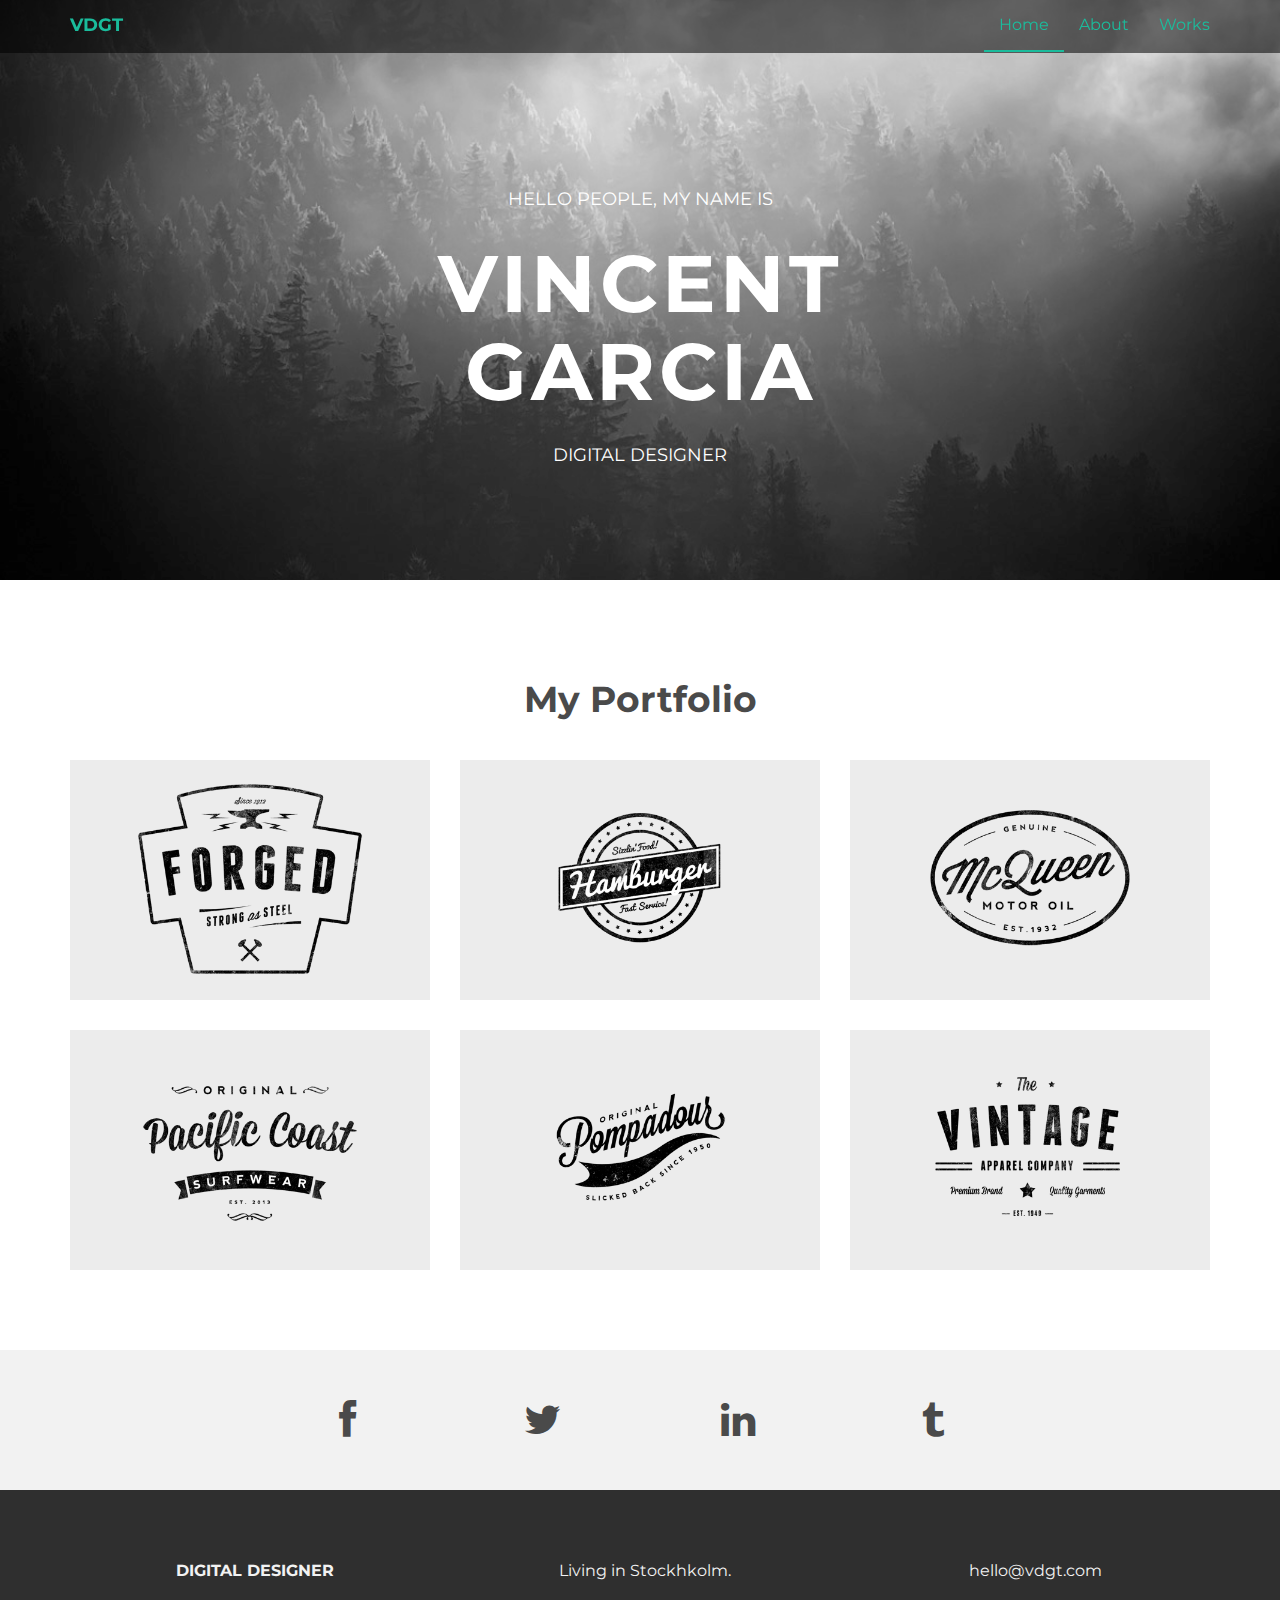
<file: index.html>
<!DOCTYPE html>
<html lang="en">
  <head>
    <meta charset="utf-8">
    <meta http-equiv="X-UA-Compatible" content="IE=edge">
    <meta name="viewport" content="width=device-width, initial-scale=1">
    <meta name="description" content="">
    <meta name="author" content="">
    <link rel="shortcut icon" href="assets/ico/favicon.ico">

    <title>VINCENT GARCIA - Digital Designer</title>

    <!-- Bootstrap core CSS -->
    <link href="assets/css/bootstrap.css" rel="stylesheet">

    <!-- Custom styles for this template -->
    <link href="assets/css/style.css" rel="stylesheet">
    <link href="assets/css/font-awesome.min.css" rel="stylesheet">

    <!-- Just for debugging purposes. Don't actually copy this line! -->
    <!--[if lt IE 9]><script src="../../assets/js/ie8-responsive-file-warning.js"></script><![endif]-->

    <!-- HTML5 shim and Respond.js IE8 support of HTML5 elements and media queries -->
    <!--[if lt IE 9]>
      <script src="https://oss.maxcdn.com/libs/html5shiv/3.7.0/html5shiv.js"></script>
      <script src="https://oss.maxcdn.com/libs/respond.js/1.4.2/respond.min.js"></script>
    <![endif]-->
  </head>

  <body>

    <!-- Static navbar -->
    <div class="navbar navbar-default navbar-fixed-top" role="navigation">
      <div class="container">
        <div class="navbar-header">
          <button type="button" class="navbar-toggle" data-toggle="collapse" data-target=".navbar-collapse">
            <span class="sr-only">Toggle navigation</span>
            <span class="icon-bar"></span>
            <span class="icon-bar"></span>
            <span class="icon-bar"></span>
          </button>
          <a class="navbar-brand" href="index.html">VDGT</a>
        </div>
        <div class="navbar-collapse collapse">
          <ul class="nav navbar-nav navbar-right">
            <li class="active"><a href="index.html">Home</a></li>
            <li><a href="about.html">About</a></li>
            <li><a href="#works">Works</a></li>
          </ul>
        </div><!--/.nav-collapse -->
      </div>
    </div>


	<div id="headerwrap">
	    <div class="container">
			<div class="row">
				<div class="col-lg-6 col-lg-offset-3">
					<h4>HELLO PEOPLE, MY NAME IS</h4>
					<h1>VINCENT GARCIA</h1>
					<h4>DIGITAL DESIGNER </h4>
				</div>
			</div><! --/row -->
	    </div> <!-- /container -->
	</div><! --/headerwrap -->
	
	<section id="works"></section>
	<div class="container">
		<div class="row centered mt mb">
			<h1>My Portfolio</h1>
			
			<div class="col-lg-4 col-md-4 col-sm-4 gallery">
				<a href="work.html"><img src="assets/img/portfolio/folio01.png" class="img-responsive"></a>
			</div>
			<div class="col-lg-4 col-md-4 col-sm-4 gallery">
				<a href="work.html"><img src="assets/img/portfolio/folio02.png" class="img-responsive"></a>
			</div>
			<div class="col-lg-4 col-md-4 col-sm-4 gallery">
				<a href="work.html"><img src="assets/img/portfolio/folio03.png" class="img-responsive"></a>
			</div>
			<div class="col-lg-4 col-md-4 col-sm-4 gallery">
				<a href="work.html"><img src="assets/img/portfolio/folio04.png" class="img-responsive"></a>
			</div>
			<div class="col-lg-4 col-md-4 col-sm-4 gallery">
				<a href="work.html"><img src="assets/img/portfolio/folio05.png" class="img-responsive"></a>
			</div>
			<div class="col-lg-4 col-md-4 col-sm-4 gallery">
				<a href="work.html"><img src="assets/img/portfolio/folio06.png" class="img-responsive"></a>
			</div>
		</div><! --/row -->
	</div><! --/container -->
	
	<div id="social">
		<div class="container">
			<div class="row centered">
				<div class="col-lg-2">

				</div>
				<div class="col-lg-2">
					<a href="#"><i class="fa fa-facebook"></i></a>
				</div>
				<div class="col-lg-2">
					<a href="#"><i class="fa fa-twitter"></i></a>
				</div>
				<div class="col-lg-2">
					<a href="#"><i class="fa fa-linkedin"></i></a>
				</div>
				<div class="col-lg-2">
					<a href="#"><i class="fa fa-tumblr"></i></a>	
				</div>
				<div class="col-lg-2">

				</div>
			
			</div><! --/row -->
		</div><! --/container -->
	</div><! --/social -->

	<div id="footerwrap">
		<div class="container">
			<div class="row centered">
				<div class="col-lg-4">
					<p><b>DIGITAL DESIGNER</b></p>
				</div>
			
				<div class="col-lg-4">
					<p>Living in Stockhkolm.</p>
				</div>
				<div class="col-lg-4">
					<p>hello@vdgt.com</p>
				</div>
			</div>
		</div>
	</div><! --/footerwrap -->
	


    <!-- Bootstrap core JavaScript
    ================================================== -->
    <!-- Placed at the end of the document so the pages load faster -->
    <script src="https://ajax.googleapis.com/ajax/libs/jquery/1.11.0/jquery.min.js"></script>
    <script src="assets/js/bootstrap.min.js"></script>
  </body>
</html>
</file>
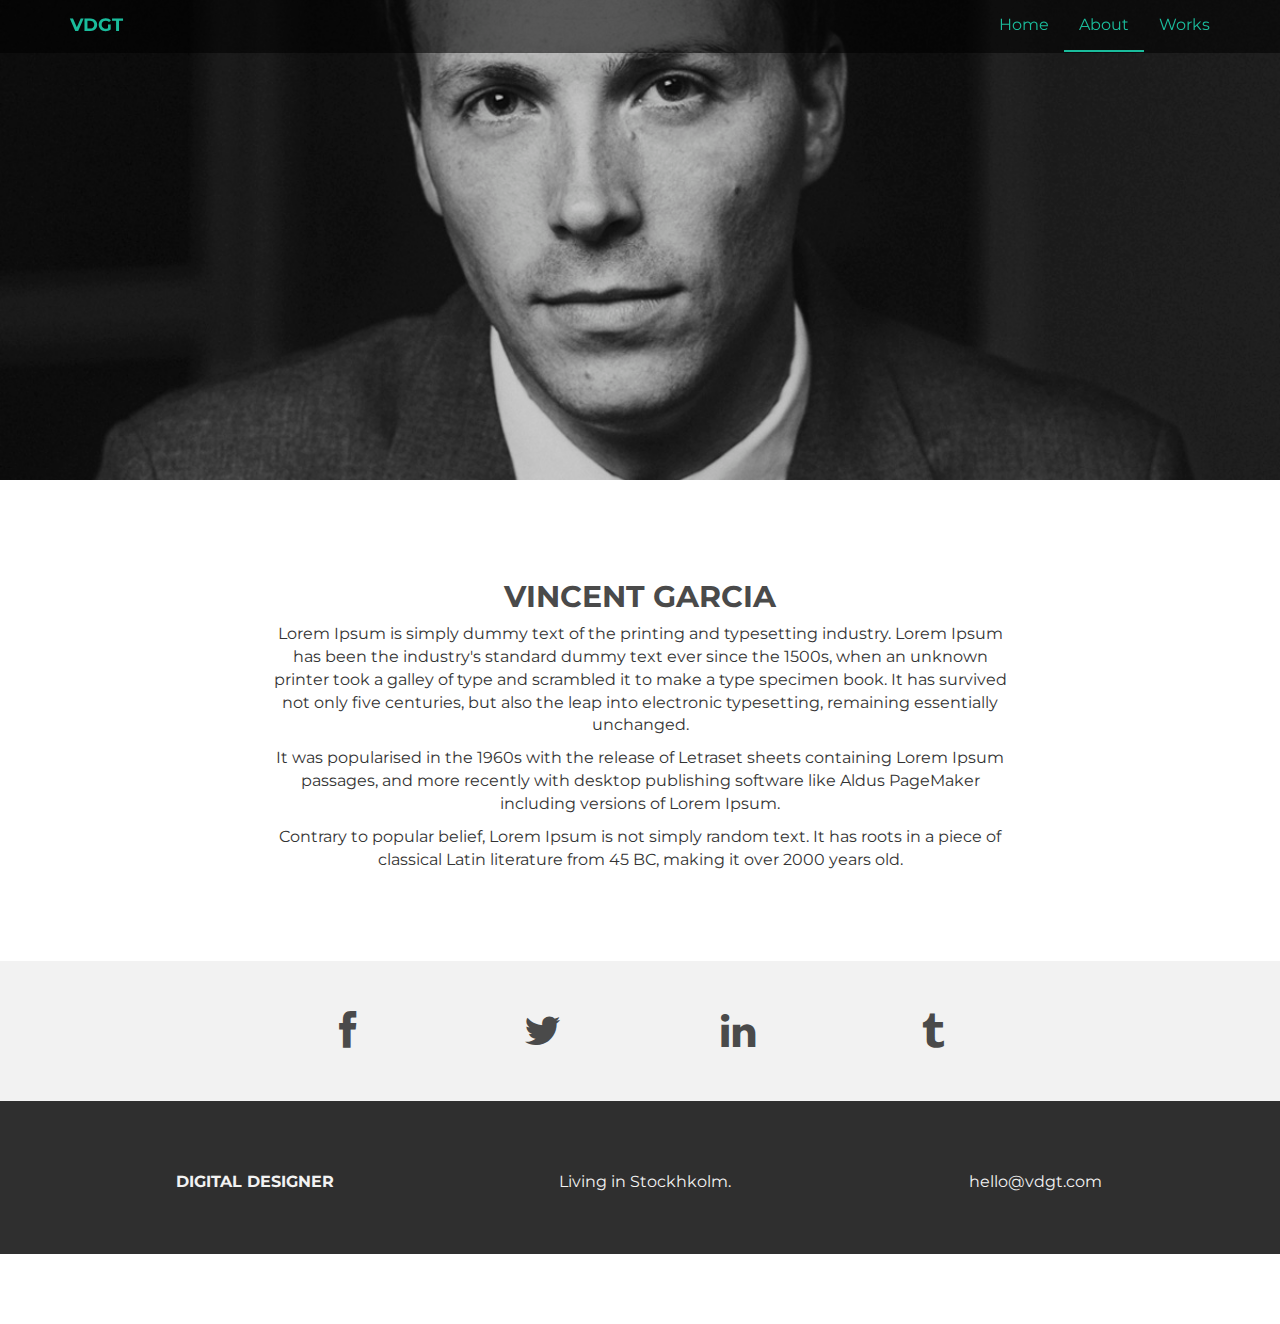
<file: about.html>
<!DOCTYPE html>
<html lang="en">
  <head>
    <meta charset="utf-8">
    <meta http-equiv="X-UA-Compatible" content="IE=edge">
    <meta name="viewport" content="width=device-width, initial-scale=1">
    <meta name="description" content="">
    <meta name="author" content="">
    <link rel="shortcut icon" href="assets/ico/favicon.ico">

    <title>VINCENT GARCIA - Digital Designer</title>

    <!-- Bootstrap core CSS -->
    <link href="assets/css/bootstrap.css" rel="stylesheet">

    <!-- Custom styles for this template -->
    <link href="assets/css/style.css" rel="stylesheet">
    <link href="assets/css/font-awesome.min.css" rel="stylesheet">

    <!-- Just for debugging purposes. Don't actually copy this line! -->
    <!--[if lt IE 9]><script src="../../assets/js/ie8-responsive-file-warning.js"></script><![endif]-->

    <!-- HTML5 shim and Respond.js IE8 support of HTML5 elements and media queries -->
    <!--[if lt IE 9]>
      <script src="https://oss.maxcdn.com/libs/html5shiv/3.7.0/html5shiv.js"></script>
      <script src="https://oss.maxcdn.com/libs/respond.js/1.4.2/respond.min.js"></script>
    <![endif]-->
  </head>

  <body>

    <!-- Static navbar -->
    <div class="navbar navbar-default navbar-fixed-top" role="navigation">
      <div class="container">
        <div class="navbar-header">
          <button type="button" class="navbar-toggle" data-toggle="collapse" data-target=".navbar-collapse">
            <span class="sr-only">Toggle navigation</span>
            <span class="icon-bar"></span>
            <span class="icon-bar"></span>
            <span class="icon-bar"></span>
          </button>
          <a class="navbar-brand" href="index.html">VDGT</a>
        </div>
        <div class="navbar-collapse collapse">
          <ul class="nav navbar-nav navbar-right">
            <li><a href="index.html">Home</a></li>
            <li class="active"><a href="about.html">About</a></li>
            <li><a href="index.html#works">Works</a></li>
          </ul>
        </div><!--/.nav-collapse -->
      </div>
    </div>


	<div id="aboutwrap">
	    <div class="container">
			<div class="row">
				<div class="col-lg-6 col-lg-offset-3">
				</div>
			</div><! --/row -->
	    </div> <!-- /container -->
	</div><! --/aboutwrap -->
	
	<div class="container">
		<div class="row centered mt mb">
			<div class="col-lg-8 col-lg-offset-2">
				<h2>VINCENT GARCIA</h2>
				<p>Lorem Ipsum is simply dummy text of the printing and typesetting industry. Lorem Ipsum has been the industry's standard dummy text ever since the 1500s, when an unknown printer took a galley of type and scrambled it to make a type specimen book. It has survived not only five centuries, but also the leap into electronic typesetting, remaining essentially unchanged.</p>
				<p>It was popularised in the 1960s with the release of Letraset sheets containing Lorem Ipsum passages, and more recently with desktop publishing software like Aldus PageMaker including versions of Lorem Ipsum.</p>
				<p>Contrary to popular belief, Lorem Ipsum is not simply random text. It has roots in a piece of classical Latin literature from 45 BC, making it over 2000 years old.</p>
			</div>

		</div><! --/row -->
	</div><! --/container -->
	
	<div id="social">
		<div class="container">
			<div class="row centered">
				<div class="col-lg-2">

				</div>
				<div class="col-lg-2">
					<a href="#"><i class="fa fa-facebook"></i></a>
				</div>
				<div class="col-lg-2">
					<a href="#"><i class="fa fa-twitter"></i></a>
				</div>
				<div class="col-lg-2">
					<a href="#"><i class="fa fa-linkedin"></i></a>
				</div>
				<div class="col-lg-2">
					<a href="#"><i class="fa fa-tumblr"></i></a>	
				</div>
				<div class="col-lg-2">

				</div>
			
			</div><! --/row -->
		</div><! --/container -->
	</div><! --/social -->

	<div id="footerwrap">
		<div class="container">
			<div class="row centered">
				<div class="col-lg-4">
					<p><b>DIGITAL DESIGNER</b></p>
				</div>
			
				<div class="col-lg-4">
					<p>Living in Stockhkolm.</p>
				</div>
				<div class="col-lg-4">
					<p>hello@vdgt.com</p>
				</div>
			
			</div>
		
		</div>
	</div><! --/footerwrap -->
	


    <!-- Bootstrap core JavaScript
    ================================================== -->
    <!-- Placed at the end of the document so the pages load faster -->
    <script src="https://ajax.googleapis.com/ajax/libs/jquery/1.11.0/jquery.min.js"></script>
    <script src="assets/js/bootstrap.min.js"></script>
  </body>
</html>
</file>
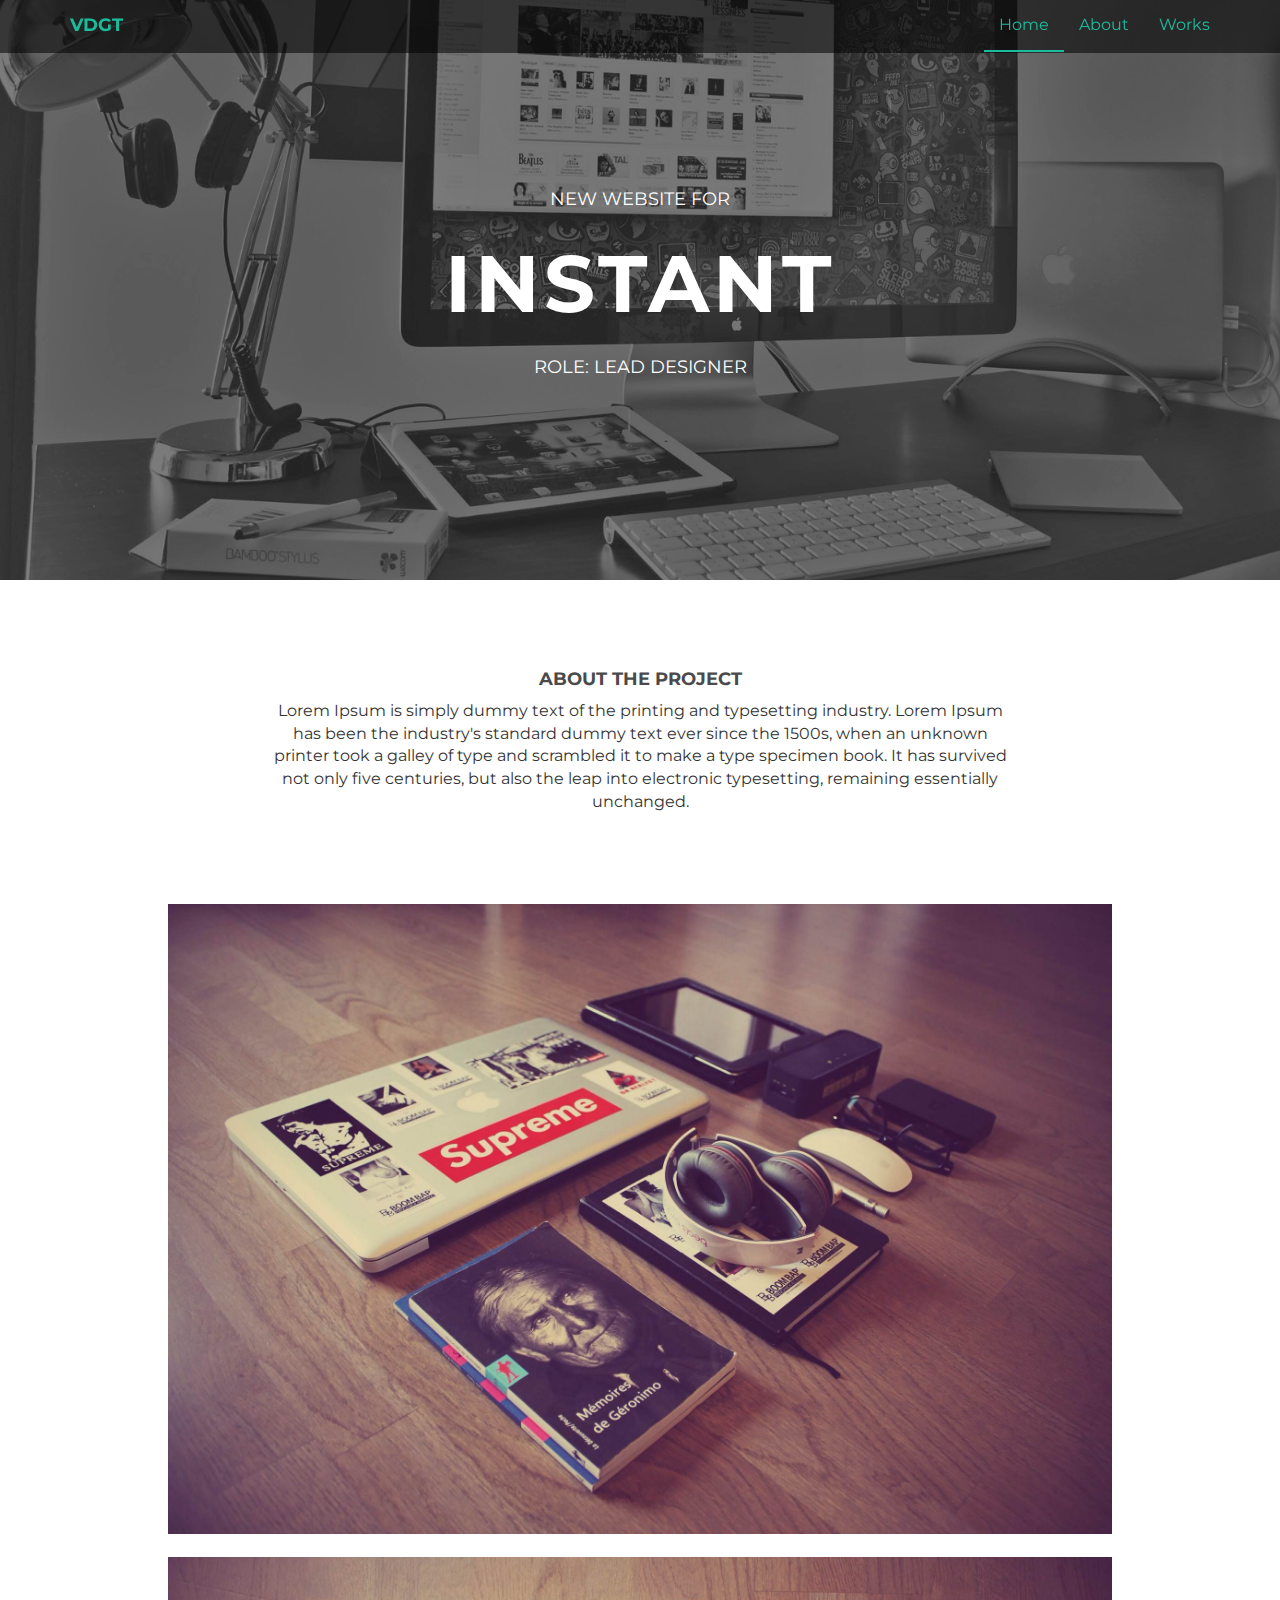
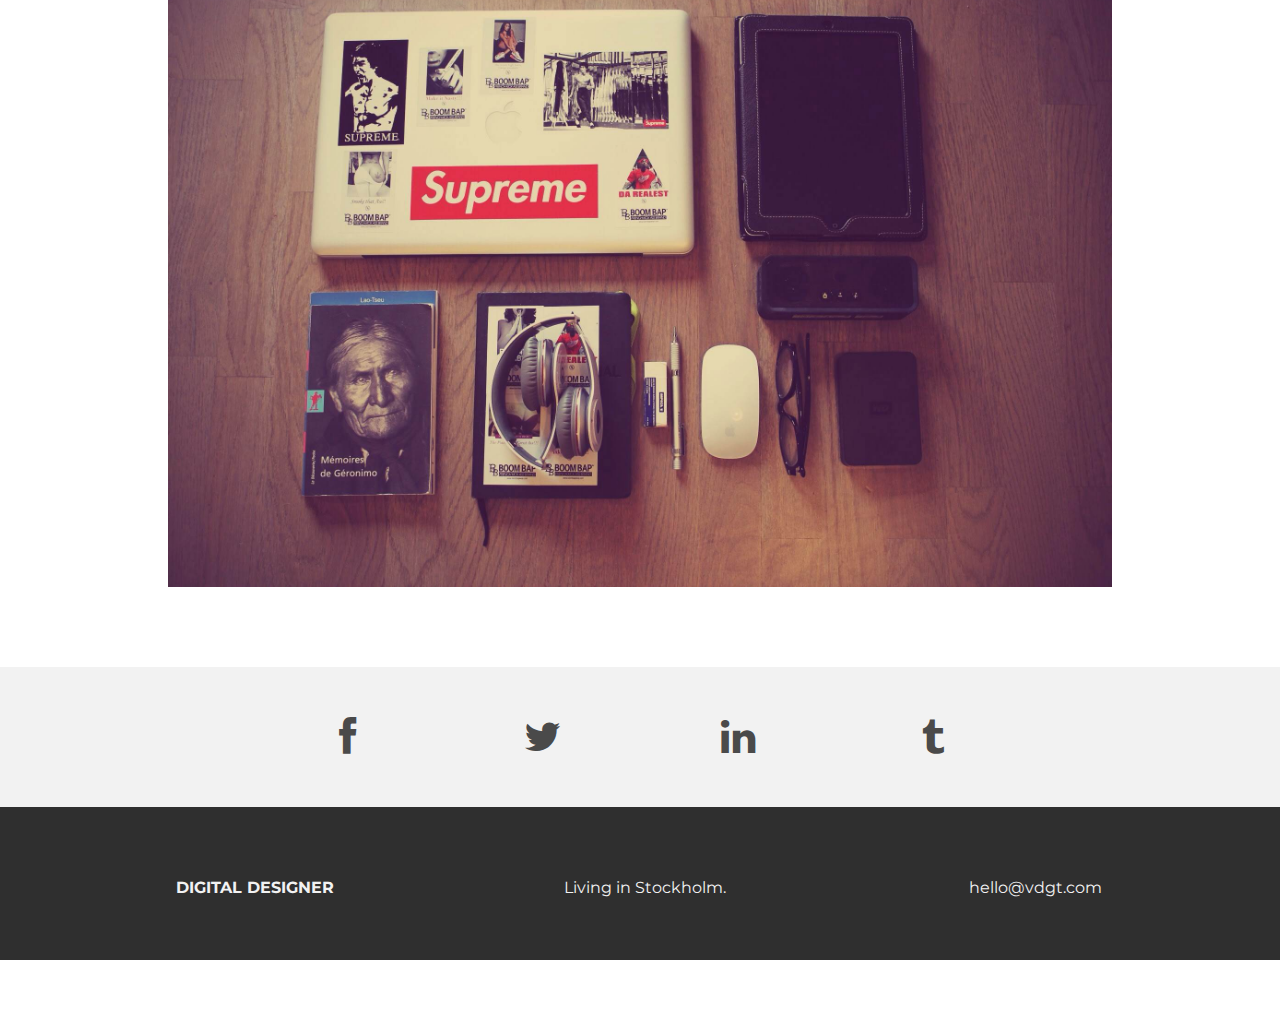
<file: work.html>
<!DOCTYPE html>
<html lang="en">
  <head>
    <meta charset="utf-8">
    <meta http-equiv="X-UA-Compatible" content="IE=edge">
    <meta name="viewport" content="width=device-width, initial-scale=1">
    <meta name="description" content="">
    <meta name="author" content="">
    <link rel="shortcut icon" href="assets/ico/favicon.ico">

    <title>VINCENT GARCIA - Digital Designer</title>

    <!-- Bootstrap core CSS -->
    <link href="assets/css/bootstrap.css" rel="stylesheet">

    <!-- Custom styles for this template -->
    <link href="assets/css/style.css" rel="stylesheet">
    <link href="assets/css/font-awesome.min.css" rel="stylesheet">

    <!-- Just for debugging purposes. Don't actually copy this line! -->
    <!--[if lt IE 9]><script src="../../assets/js/ie8-responsive-file-warning.js"></script><![endif]-->

    <!-- HTML5 shim and Respond.js IE8 support of HTML5 elements and media queries -->
    <!--[if lt IE 9]>
      <script src="https://oss.maxcdn.com/libs/html5shiv/3.7.0/html5shiv.js"></script>
      <script src="https://oss.maxcdn.com/libs/respond.js/1.4.2/respond.min.js"></script>
    <![endif]-->
  </head>

  <body>

    <!-- Static navbar -->
    <div class="navbar navbar-default navbar-fixed-top" role="navigation">
      <div class="container">
        <div class="navbar-header">
          <button type="button" class="navbar-toggle" data-toggle="collapse" data-target=".navbar-collapse">
            <span class="sr-only">Toggle navigation</span>
            <span class="icon-bar"></span>
            <span class="icon-bar"></span>
            <span class="icon-bar"></span>
          </button>
          <a class="navbar-brand" href="index.html">VDGT</a>
        </div>
        <div class="navbar-collapse collapse">
          <ul class="nav navbar-nav navbar-right">
            <li class="active"><a href="index.html">Home</a></li>
            <li><a href="about.html">About</a></li>
            <li><a href="#works">Works</a></li>
          </ul>
        </div><!--/.nav-collapse -->
      </div>
    </div>


	<div id="workwrap">
	    <div class="container">
			<div class="row">
				<div class="col-lg-6 col-lg-offset-3">
					<h4>NEW WEBSITE FOR</h4>
					<h1>INSTANT</h1>
					<h4>ROLE: LEAD DESIGNER</h4>
				</div>
			</div><! --/row -->
	    </div> <!-- /container -->
	</div><! --/workwrap -->
	
	<section id="works"></section>
	<div class="container">
		<div class="row centered mt mb">
			<div class="col-lg-8 col-lg-offset-2">
				<h4>ABOUT THE PROJECT</h4>
				<p>Lorem Ipsum is simply dummy text of the printing and typesetting industry. Lorem Ipsum has been the industry's standard dummy text ever since the 1500s, when an unknown printer took a galley of type and scrambled it to make a type specimen book. It has survived not only five centuries, but also the leap into electronic typesetting, remaining essentially unchanged.</p>
			</div>
			<div class="col-lg-10 col-lg-offset-1 mt">
				<img class="img-responsive" src="assets/img/pr01.jpg">
				<br>
				<img class="img-responsive" src="assets/img/pr02.jpg">
			</div>

		</div><! --/row -->
	</div><! --/container -->
	
	<div id="social">
		<div class="container">
			<div class="row centered">
				<div class="col-lg-2">

				</div>
				<div class="col-lg-2">
					<a href="#"><i class="fa fa-facebook"></i></a>
				</div>
				<div class="col-lg-2">
					<a href="#"><i class="fa fa-twitter"></i></a>
				</div>
				<div class="col-lg-2">
					<a href="#"><i class="fa fa-linkedin"></i></a>
				</div>
				<div class="col-lg-2">
					<a href="#"><i class="fa fa-tumblr"></i></a>
				</div>
				<div class="col-lg-2">

				</div>
			
			</div><! --/row -->
		</div><! --/container -->
	</div><! --/social -->

	<div id="footerwrap">
		<div class="container">
			<div class="row centered">
				<div class="col-lg-4">
					<p><b>DIGITAL DESIGNER</b></p>
				</div>
			
				<div class="col-lg-4">
					<p>Living in Stockholm.</p>
				</div>
				<div class="col-lg-4">
					<p>hello@vdgt.com</p>
				</div>
			
			</div>
		
		</div>
	</div><! --/footerwrap -->
	


    <!-- Bootstrap core JavaScript
    ================================================== -->
    <!-- Placed at the end of the document so the pages load faster -->
    <script src="https://ajax.googleapis.com/ajax/libs/jquery/1.11.0/jquery.min.js"></script>
    <script src="assets/js/bootstrap.min.js"></script>
  </body>
</html>
</file>
<file: assets/css/style.css>
/* Vincent Garcia
 * 
 * 
 * 
 * (Minor) edit of the BlackTie theme by:
 * Author: Carlos Alvarez
 * URL: http://Alvarez.is* 
 */


/* ==========================================================================
   Base Styles, Bootstrap Modifications & Fonts Import
   ========================================================================== */

@import url(http://fonts.googleapis.com/css?family=Montserrat:400,700);


::-moz-selection {
    background: #f2c2c9;
    color: #a4003a;
    text-shadow: none;
}

::selection {
    background: #16a085;
    color: #a4003a;
    text-shadow: none;
}

/*
 * A better looking default horizontal rule
 */

 hr {
    display: block;
    height: 1px;
    border: 0;
    border-top: 1px solid #ccc;
    margin: 1em 0;
    padding: 0;
}

.centered {
	text-align: center
}

.mt {
	margin-top: 80px;
}

.mb {
	margin-bottom: 80px;
}

/* ==========================================================================
   General styles
   ========================================================================== */


body {
    font-family: 'Montserrat', sans-serif;
    font-weight: 400;
    font-size: 16px;

    -webkit-font-smoothing: antialiased;
    -webkit-overflow-scrolling: touch;
}

h1, h2, h3, h4, h5, h6 {
	font-weight: 700;
    color: #4a4a4a;
}


.navbar-brand {
	font-weight: 700;
}

.navbar-default .navbar-brand {
	color: #1abc9c;
}

.navbar-default {
	background-color: rgba(0,0,0,0.55);
	border-color: transparent;
}

.navbar-default .navbar-nav > .active > a, .navbar-default .navbar-nav > .active > a:hover, .navbar-default .navbar-nav > .active > a:focus {
	color: #1abc9c;
	background-color: transparent;
	border-bottom: 2px solid #1abc9c
}

.navbar-default .navbar-nav > li > a {
	color: #1abc9c;
}

/* ==========================================================================
   Wrap Sections
   ========================================================================== */

#headerwrap {
	background: url(../img/back.jpg) no-repeat center top;
	margin-top: -70px;
	padding-top: 250px;
	text-align:center;
	background-attachment: relative;
	background-position: center center;
	min-height: 650px;
	width: 100%;
	
    -webkit-background-size: 100%;
    -moz-background-size: 100%;
    -o-background-size: 100%;
    background-size: 100%;

    -webkit-background-size: cover;
    -moz-background-size: cover;
    -o-background-size: cover;
    background-size: cover;
}

#headerwrap h1 {
	color:#ffffff;
	padding-top: 10px;
	padding-bottom: 20px;
	letter-spacing: 4px;
	font-size: 80px;
	font-weight: bold;
}

#headerwrap h4 {
	font-weight: 400;
	color: #ffffff
}

#social {
	padding-top: 40px;
	padding-bottom: 40px;
	background-color: #f2f2f2;
}

#social i {
	font-size: 40px;
	color: #4a4a4a;
	padding: 10px;
}

#social i:hover {
	color: #1abc9c
}

#footerwrap {
	padding-top: 70px;
	padding-bottom: 50px;
	background-color: #2f2f2f;
}

#footerwrap p {
	color: #f2f2f2;
	margin-left: 10px;
}

#workwrap {	
	background: url(../img/work.jpg) no-repeat center top;
	margin-top: -70px;
	padding-top: 250px;
	text-align:center;
	background-attachment: relative;
	background-position: center center;
	min-height: 650px;
	width: 100%;
	
    -webkit-background-size: 100%;
    -moz-background-size: 100%;
    -o-background-size: 100%;
    background-size: 100%;

    -webkit-background-size: cover;
    -moz-background-size: cover;
    -o-background-size: cover;
    background-size: cover;
}

#workwrap h1 {
	color:#ffffff;
	padding-top: 10px;
	padding-bottom: 20px;
	letter-spacing: 4px;
	font-size: 80px;
	font-weight: bold;
}

#workwrap h4 {
	font-weight: 400;
	color: #ffffff
}

#aboutwrap {	
	background: url(../img/about.jpg) no-repeat center top;
	margin-top: -70px;
	padding-top: 250px;
	text-align:center;
	background-attachment: relative;
	background-position: center center;
	min-height: 550px;
	width: 100%;
	
    -webkit-background-size: 100%;
    -moz-background-size: 100%;
    -o-background-size: 100%;
    background-size: 100%;

    -webkit-background-size: cover;
    -moz-background-size: cover;
    -o-background-size: cover;
    background-size: cover;
}




/* Gallery */
.gallery {
	margin-top: 30px;
}

.gallery img:hover {
	opacity: 0.4;
}
</file>
